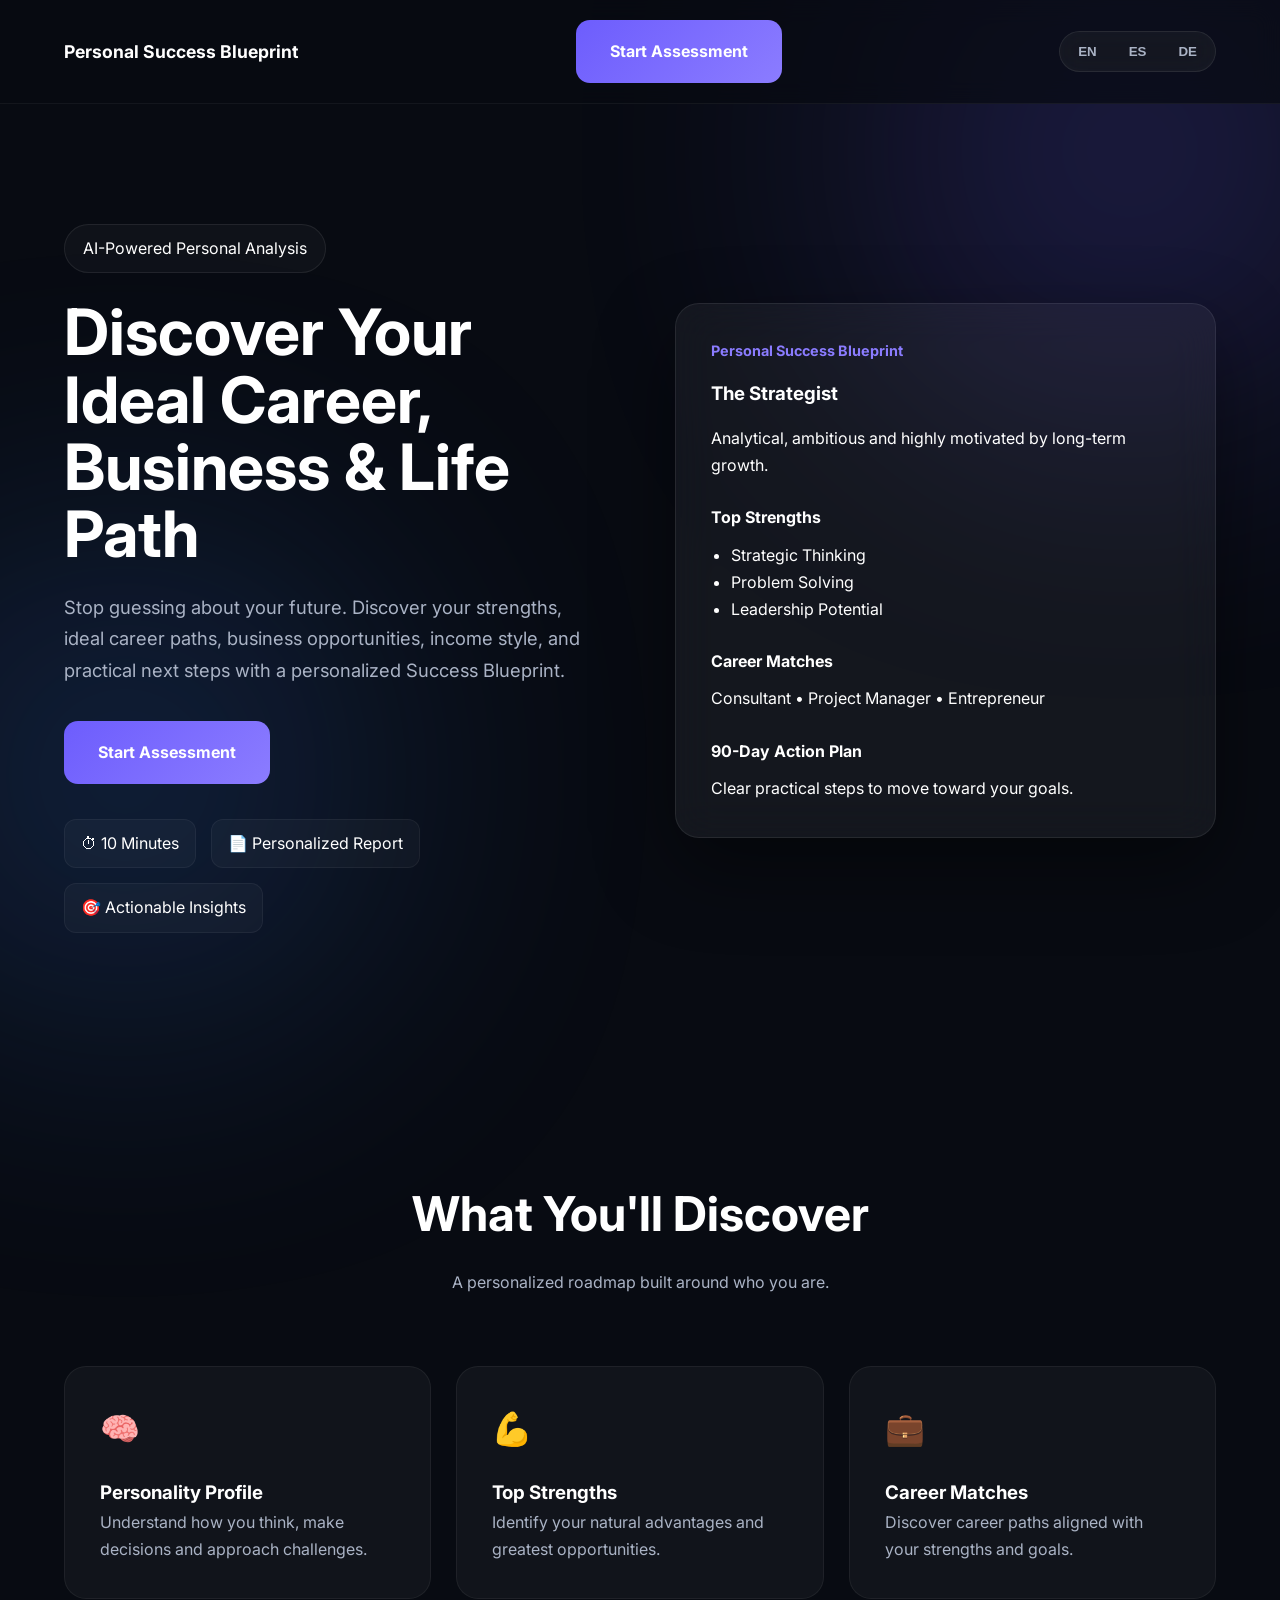
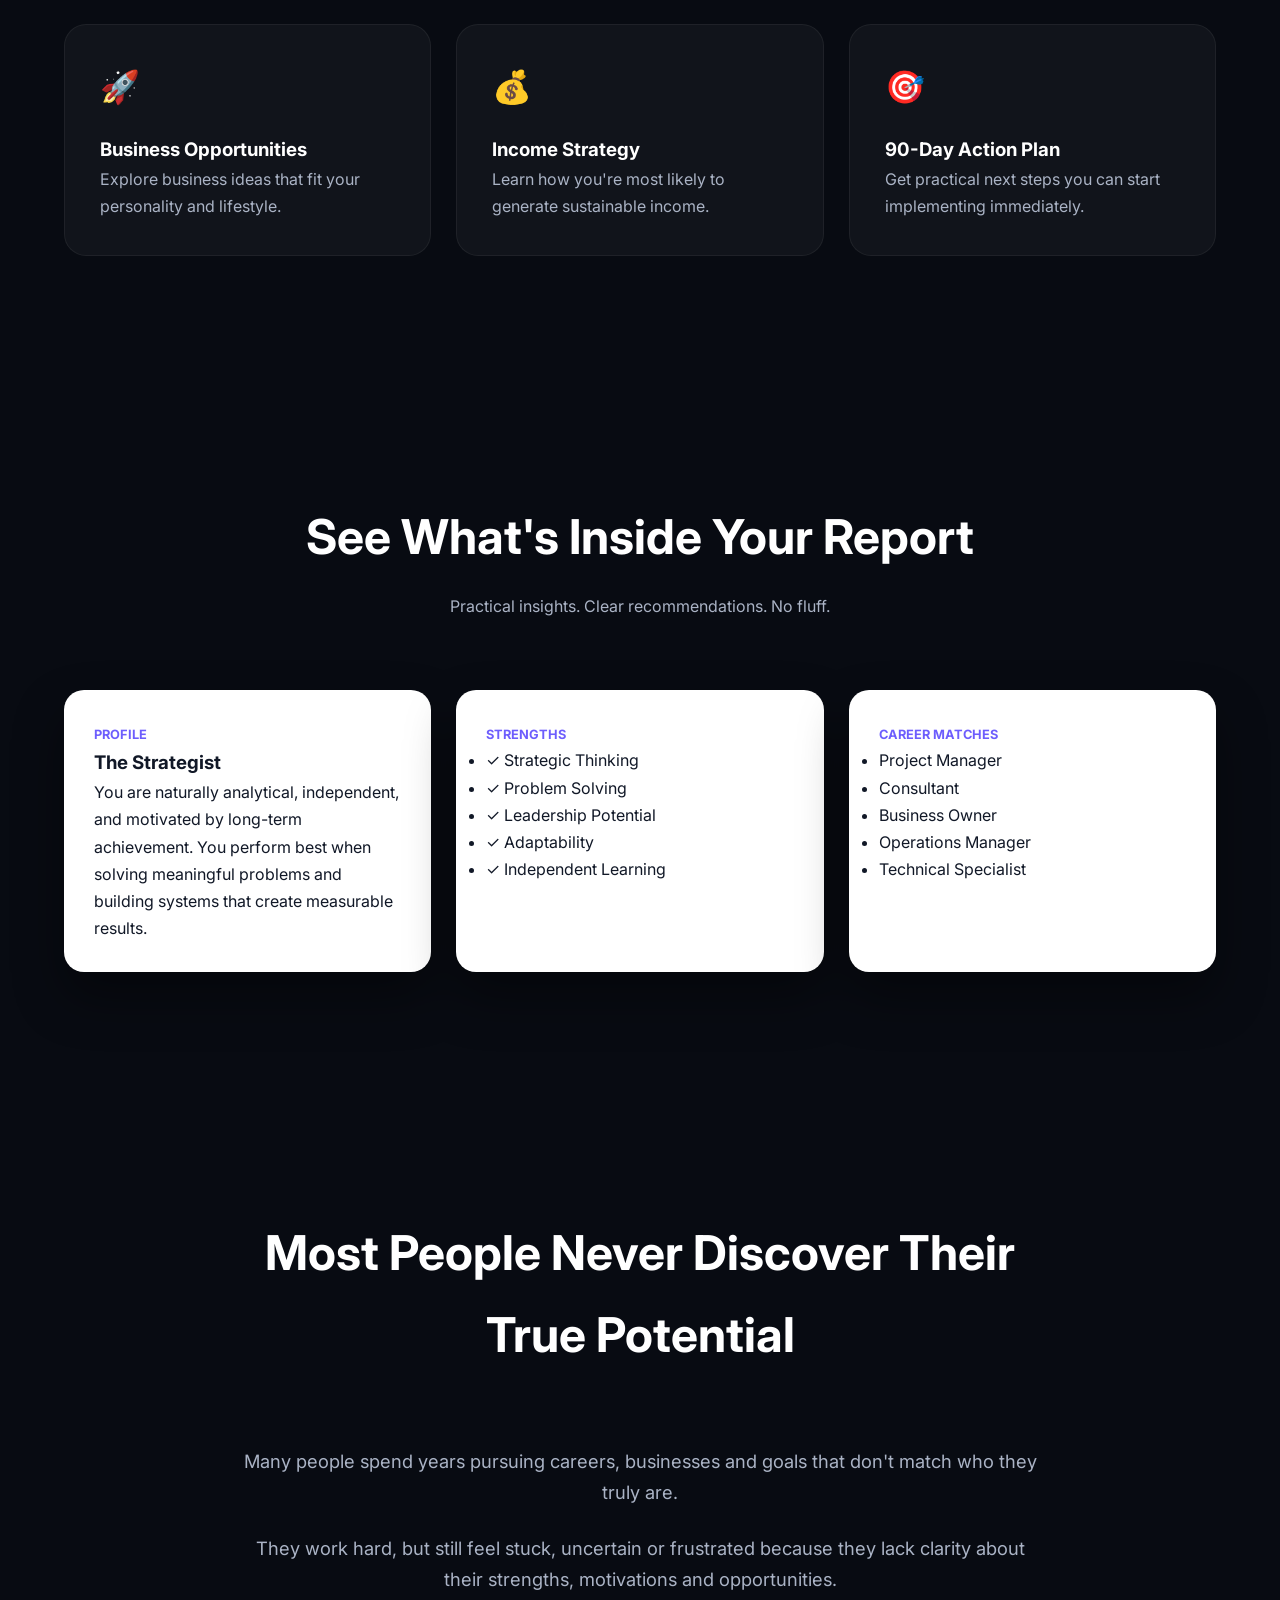
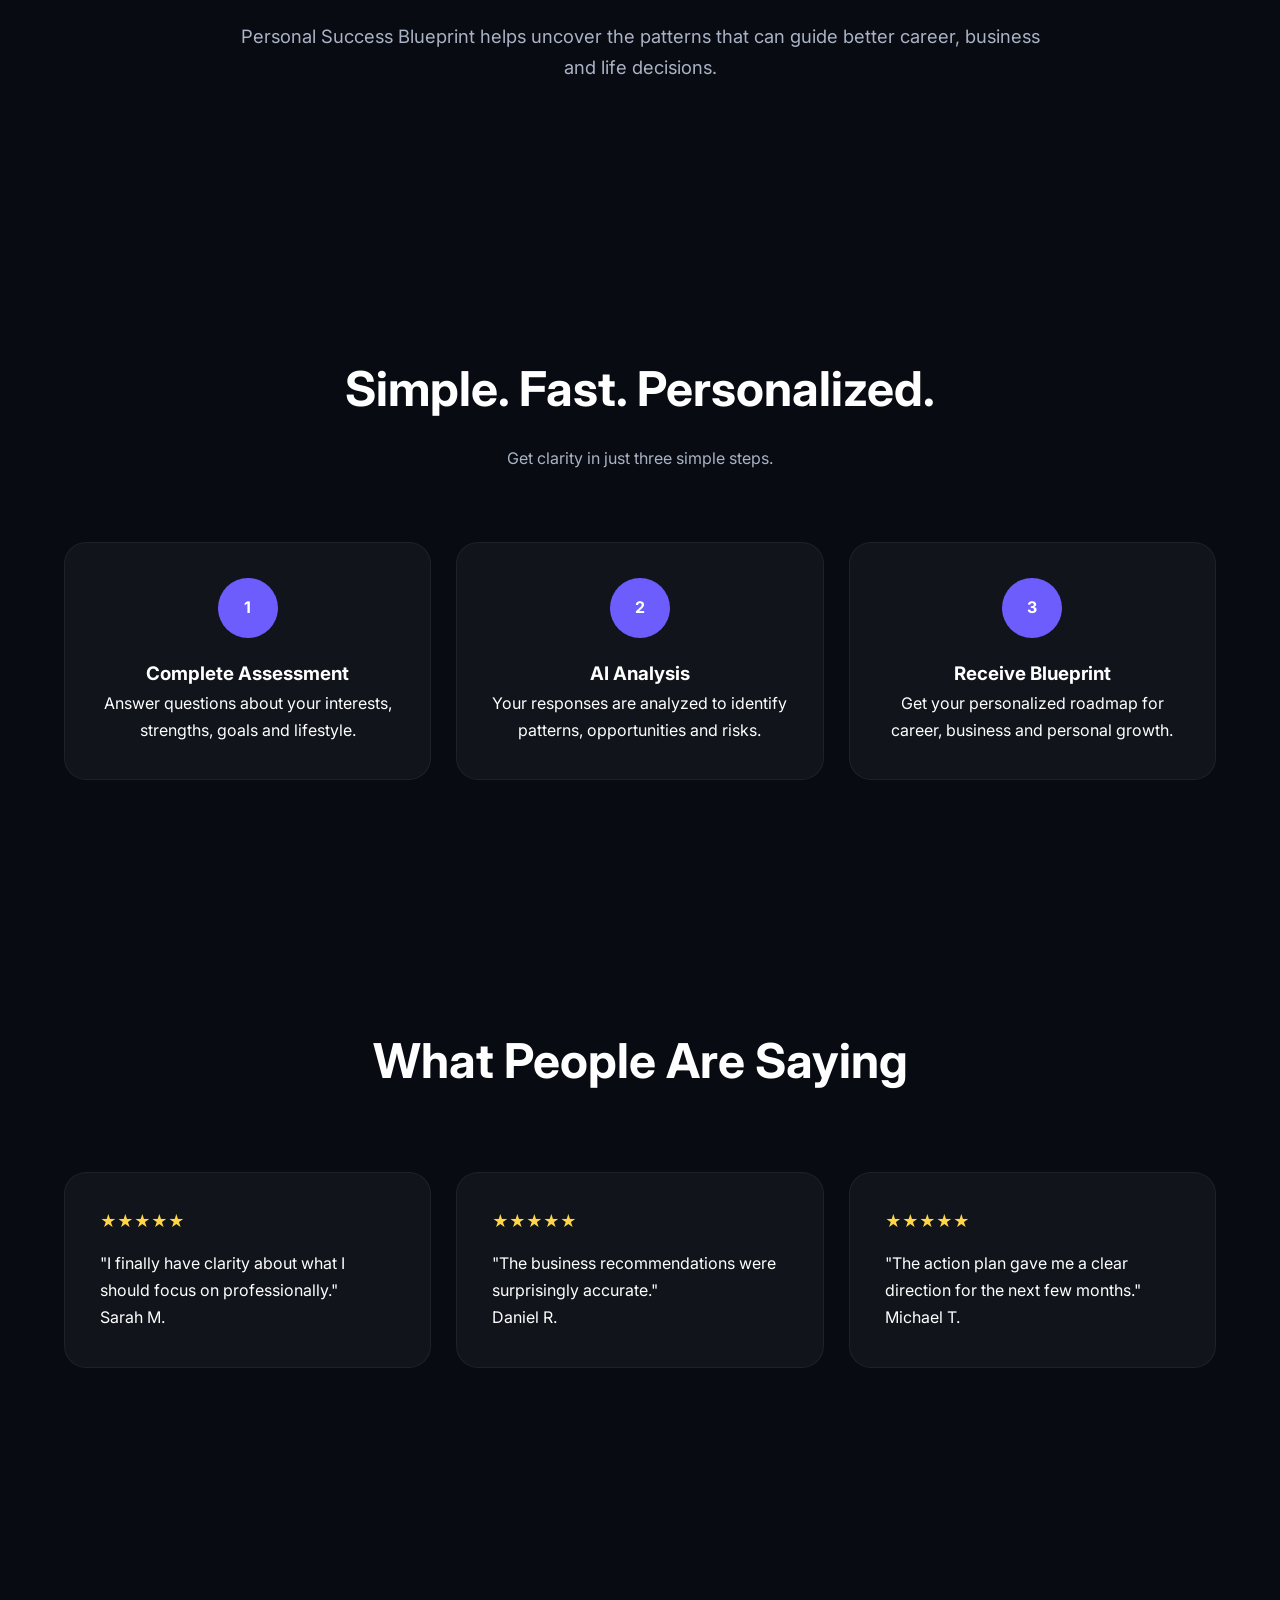
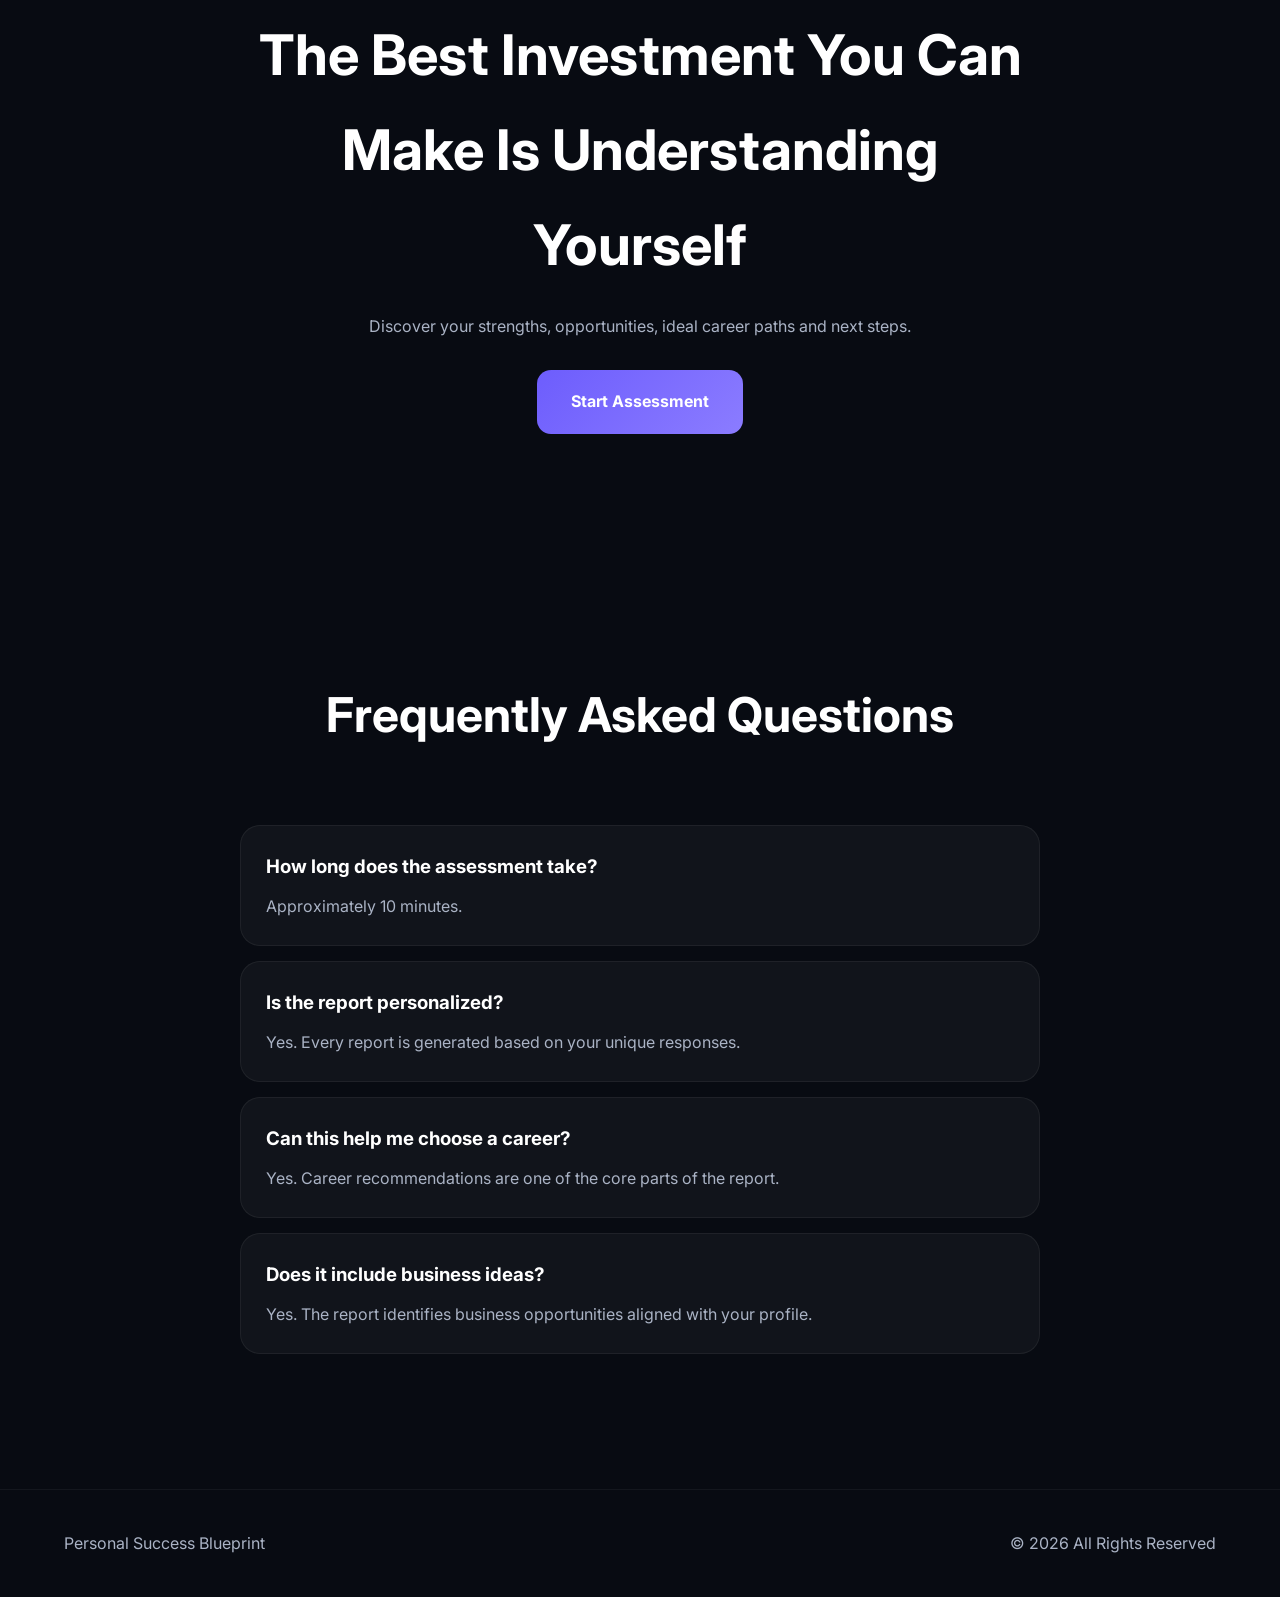
<file: index.html>
<!DOCTYPE html>
<html lang="en">
<head>
<meta charset="UTF-8">
<meta name="viewport" content="width=device-width, initial-scale=1.0">

<title>Personal Success Blueprint</title>

<link rel="preconnect" href="https://fonts.googleapis.com">
<link rel="preconnect" href="https://fonts.gstatic.com" crossorigin>

<link href="https://fonts.googleapis.com/css2?family=Inter:wght@300;400;500;600;700;800&display=swap" rel="stylesheet">

<link rel="stylesheet" href="styles.css">
</head>

<body>

<div class="gradient gradient-1"></div>
<div class="gradient gradient-2"></div>
<nav>
    <div class="container nav-container">

        <div class="logo" id="logoText">
            Personal Success Blueprint
        </div>

<a
    href="quiz.html"
    target="_blank"
    rel="noopener noreferrer"
    class="primary-btn"
    id="startBtnTop"
>
    Start Assessment
</a>
<div class="language-switcher">

    <button id="enBtn" onclick="setLanguage('en')">
        EN
    </button>

    <button id="esBtn" onclick="setLanguage('es')">
        ES
    </button>

    <button id="deBtn" onclick="setLanguage('de')">
        DE
    </button>

</div>
    </div>
</nav>
<section class="hero">

    <div class="container hero-grid">

        <div class="hero-content">

            <div class="hero-badge" id="heroBadge">
                AI-Powered Personal Analysis
            </div>

            <h1 id="heroTitle">
                Discover Your Ideal Career,
                Business & Life Path
            </h1>

            <p class="hero-description" id="heroDescription">
                Stop guessing about your future.

                Discover your strengths, ideal career paths,
                business opportunities, income style, and
                practical next steps with a personalized
                Success Blueprint.
            </p>

            <div class="hero-buttons">

<a
    href="quiz.html"
    target="_blank"
    rel="noopener noreferrer"
    class="primary-btn"
>
    Start Assessment
</a>

            </div>

            <div class="hero-stats">

                <div class="stat">
                    ⏱ 10 Minutes
                </div>

                <div class="stat">
                    📄 Personalized Report
                </div>

                <div class="stat">
                    🎯 Actionable Insights
                </div>

            </div>

        </div>

        <div class="hero-visual">

            <div class="report-card">

                <div class="report-header">
                    Personal Success Blueprint
                </div>

                <h3>The Strategist</h3>

                <p>
                    Analytical, ambitious and highly motivated
                    by long-term growth.
                </p>

                <div class="report-section">

                    <h4>Top Strengths</h4>

                    <ul>
                        <li>Strategic Thinking</li>
                        <li>Problem Solving</li>
                        <li>Leadership Potential</li>
                    </ul>

                </div>

                <div class="report-section">

                    <h4>Career Matches</h4>

                    <p>
                        Consultant • Project Manager
                        • Entrepreneur
                    </p>

                </div>

                <div class="report-section">

                    <h4>90-Day Action Plan</h4>

                    <p>
                        Clear practical steps to move
                        toward your goals.
                    </p>

                </div>

            </div>

        </div>

    </div>

</section>

<section class="features">

    <div class="container">

        <div class="section-title">

            <h2>
                What You'll Discover
            </h2>

            <p>
                A personalized roadmap built around who you are.
            </p>

        </div>

        <div class="feature-grid">

            <div class="feature-card">

                <div class="feature-icon">🧠</div>

                <h3>Personality Profile</h3>

                <p>
                    Understand how you think, make decisions
                    and approach challenges.
                </p>

            </div>

            <div class="feature-card">

                <div class="feature-icon">💪</div>

                <h3>Top Strengths</h3>

                <p>
                    Identify your natural advantages and
                    greatest opportunities.
                </p>

            </div>

            <div class="feature-card">

                <div class="feature-icon">💼</div>

                <h3>Career Matches</h3>

                <p>
                    Discover career paths aligned with your
                    strengths and goals.
                </p>

            </div>

            <div class="feature-card">

                <div class="feature-icon">🚀</div>

                <h3>Business Opportunities</h3>

                <p>
                    Explore business ideas that fit your
                    personality and lifestyle.
                </p>

            </div>

            <div class="feature-card">

                <div class="feature-icon">💰</div>

                <h3>Income Strategy</h3>

                <p>
                    Learn how you're most likely to generate
                    sustainable income.
                </p>

            </div>

            <div class="feature-card">

                <div class="feature-icon">🎯</div>

                <h3>90-Day Action Plan</h3>

                <p>
                    Get practical next steps you can start
                    implementing immediately.
                </p>

            </div>

        </div>

    </div>

</section>

<!-- REPORT PREVIEW -->

<section class="report-preview-section">

    <div class="container">

        <div class="section-title">

            <h2>
                See What's Inside Your Report
            </h2>

            <p>
                Practical insights. Clear recommendations.
                No fluff.
            </p>

        </div>

        <div class="report-showcase">

            <div class="preview-page">

                <span class="preview-label">
                    PROFILE
                </span>

                <h3>The Strategist</h3>

                <p>
                    You are naturally analytical, independent,
                    and motivated by long-term achievement.
                    You perform best when solving meaningful
                    problems and building systems that create
                    measurable results.
                </p>

            </div>

            <div class="preview-page">

                <span class="preview-label">
                    STRENGTHS
                </span>

                <ul>
                    <li>✓ Strategic Thinking</li>
                    <li>✓ Problem Solving</li>
                    <li>✓ Leadership Potential</li>
                    <li>✓ Adaptability</li>
                    <li>✓ Independent Learning</li>
                </ul>

            </div>

            <div class="preview-page">

                <span class="preview-label">
                    CAREER MATCHES
                </span>

                <ul>
                    <li>Project Manager</li>
                    <li>Consultant</li>
                    <li>Business Owner</li>
                    <li>Operations Manager</li>
                    <li>Technical Specialist</li>
                </ul>

            </div>

        </div>

    </div>

</section>


<!-- PROBLEM SECTION -->

<section class="problem-section">

    <div class="container narrow">

        <div class="section-title">

            <h2>
                Most People Never Discover Their True Potential
            </h2>

        </div>

        <p class="problem-text">

            Many people spend years pursuing careers,
            businesses and goals that don't match who
            they truly are.

        </p>

        <p class="problem-text">

            They work hard, but still feel stuck,
            uncertain or frustrated because they
            lack clarity about their strengths,
            motivations and opportunities.

        </p>

        <p class="problem-text">

            Personal Success Blueprint helps uncover
            the patterns that can guide better career,
            business and life decisions.

        </p>

    </div>

</section>


<!-- HOW IT WORKS -->

<section class="how-it-works">

    <div class="container">

        <div class="section-title">

            <h2>
                Simple. Fast. Personalized.
            </h2>

            <p>
                Get clarity in just three simple steps.
            </p>

        </div>

        <div class="steps-grid">

            <div class="step-card">

                <div class="step-number">
                    1
                </div>

                <h3>
                    Complete Assessment
                </h3>

                <p>
                    Answer questions about your interests,
                    strengths, goals and lifestyle.
                </p>

            </div>

            <div class="step-card">

                <div class="step-number">
                    2
                </div>

                <h3>
                    AI Analysis
                </h3>

                <p>
                    Your responses are analyzed to identify
                    patterns, opportunities and risks.
                </p>

            </div>

            <div class="step-card">

                <div class="step-number">
                    3
                </div>

                <h3>
                    Receive Blueprint
                </h3>

                <p>
                    Get your personalized roadmap for
                    career, business and personal growth.
                </p>

            </div>

        </div>

    </div>

</section>


<!-- TESTIMONIALS -->

<section class="testimonials">

    <div class="container">

        <div class="section-title">

            <h2>
                What People Are Saying
            </h2>

        </div>

        <div class="testimonial-grid">

            <div class="testimonial-card">

                <div class="stars">
                    ★★★★★
                </div>

                <p>

                    "I finally have clarity about what I
                    should focus on professionally."

                </p>

                <span>
                    Sarah M.
                </span>

            </div>

            <div class="testimonial-card">

                <div class="stars">
                    ★★★★★
                </div>

                <p>

                    "The business recommendations were
                    surprisingly accurate."

                </p>

                <span>
                    Daniel R.
                </span>

            </div>

            <div class="testimonial-card">

                <div class="stars">
                    ★★★★★
                </div>

                <p>

                    "The action plan gave me a clear
                    direction for the next few months."

                </p>

                <span>
                    Michael T.
                </span>

            </div>

        </div>

    </div>

</section>


<!-- FINAL CTA -->

<section class="final-cta">

    <div class="container narrow">

        <h2>

            The Best Investment You Can Make
            Is Understanding Yourself

        </h2>

        <p>

            Discover your strengths, opportunities,
            ideal career paths and next steps.

        </p>

       <a
    href="quiz.html"
    target="_blank"
    rel="noopener noreferrer"
    class="primary-btn"
>
    Start Assessment
</a>

    </div>

</section>


<!-- FAQ -->

<section class="faq">

    <div class="container narrow">

        <div class="section-title">

            <h2>
                Frequently Asked Questions
            </h2>

        </div>

        <div class="faq-item">

            <h3>
                How long does the assessment take?
            </h3>

            <p>
                Approximately 10 minutes.
            </p>

        </div>

        <div class="faq-item">

            <h3>
                Is the report personalized?
            </h3>

            <p>
                Yes. Every report is generated based
                on your unique responses.
            </p>

        </div>

        <div class="faq-item">

            <h3>
                Can this help me choose a career?
            </h3>

            <p>
                Yes. Career recommendations are one
                of the core parts of the report.
            </p>

        </div>

        <div class="faq-item">

            <h3>
                Does it include business ideas?
            </h3>

            <p>
                Yes. The report identifies business
                opportunities aligned with your profile.
            </p>

        </div>

    </div>

</section>


<footer>

    <div class="container footer-content">

        <div>
            Personal Success Blueprint
        </div>

        <div>
            © 2026 All Rights Reserved
        </div>

    </div>

</footer>
<script src="landing.js"></script>
</body>
</html>
</file>
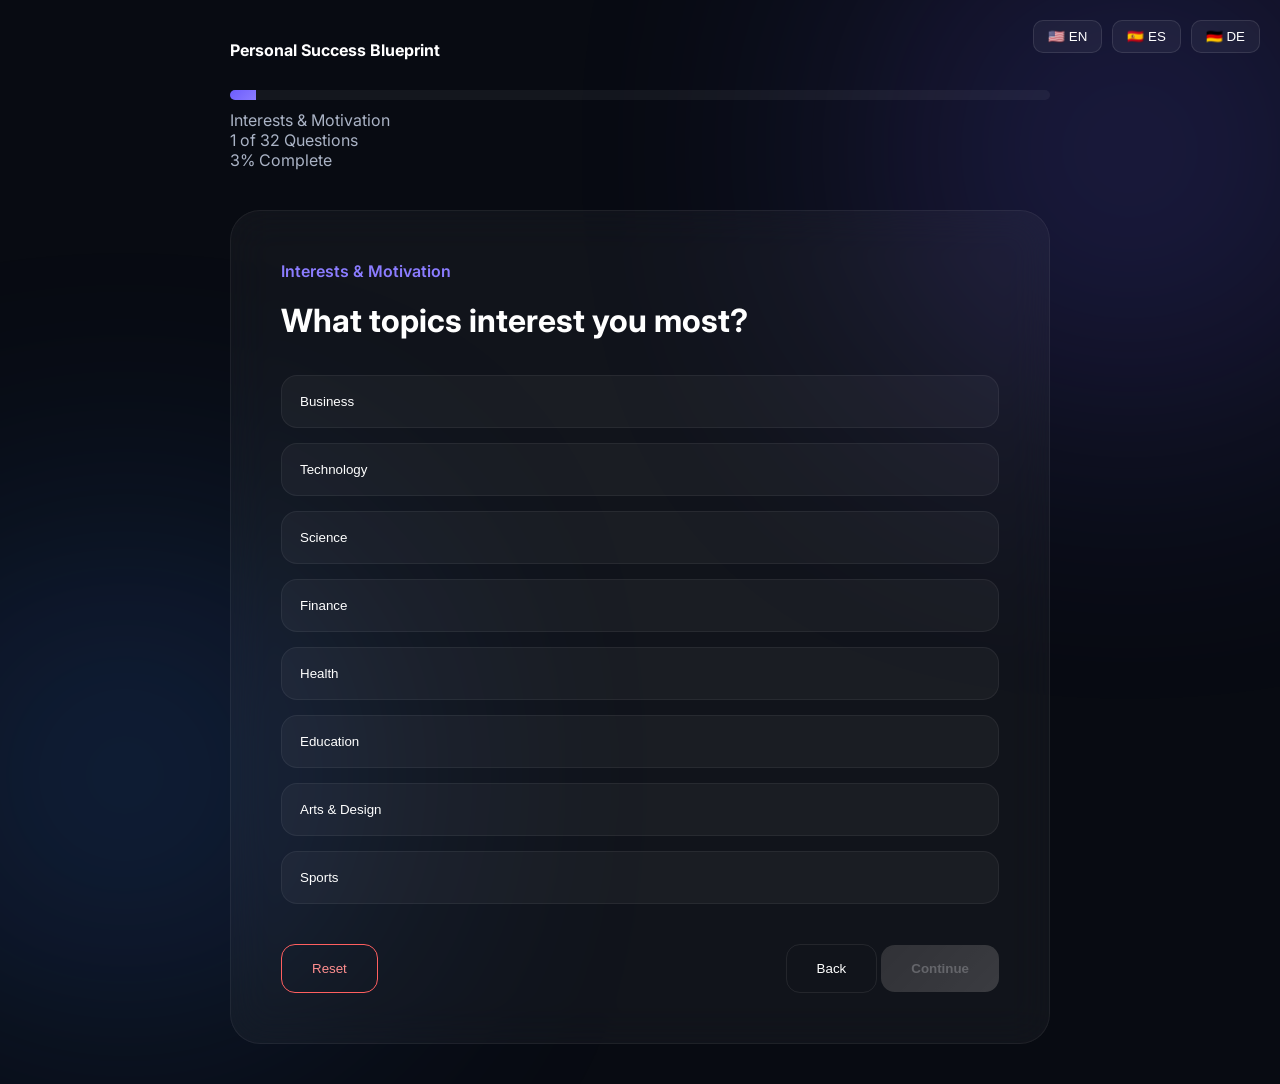
<file: quiz.html>
<!DOCTYPE html>
<html lang="en">

<head>

<meta charset="UTF-8">
<meta name="viewport" content="width=device-width, initial-scale=1.0">

<title>Personal Success Blueprint</title>

<link rel="preconnect" href="https://fonts.googleapis.com">
<link rel="preconnect" href="https://fonts.gstatic.com" crossorigin>

<link href="https://fonts.googleapis.com/css2?family=Inter:wght@300;400;500;600;700;800&display=swap" rel="stylesheet">

<link rel="stylesheet" href="quiz.css">

</head>

<body>

<div class="gradient gradient-1"></div>
<div class="gradient gradient-2"></div>
<div class="language-switcher">

    <button onclick="setLanguage('en')">
        🇺🇸 EN
    </button>

    <button onclick="setLanguage('es')">
        🇪🇸 ES
    </button>

    <button onclick="setLanguage('de')">
        🇩🇪 DE
    </button>

</div>
<div class="quiz-wrapper">

    <div class="quiz-header">

        <div class="logo">
            Personal Success Blueprint
        </div>

        <div class="progress-container">

            <div class="progress-bar">

                <div
                    class="progress-fill"
                    id="progressFill"
                ></div>

            </div>

            <div
                class="progress-text"
                id="progressText"
            >
                Question 1 of 30
            </div>

        </div>

    </div>

    <div class="question-card">

        <div
            id="questionContainer"
        >

            <div class="question-category">
                Interests & Motivation
            </div>

            <h1 id="questionTitle">

                What topics interest you most?

            </h1>

            <div
                class="answers"
                id="answers"
            >

                <button class="answer-btn">
                    Business
                </button>

                <button class="answer-btn">
                    Technology
                </button>

                <button class="answer-btn">
                    Health
                </button>

                <button class="answer-btn">
                    Education
                </button>

                <button class="answer-btn">
                    Finance
                </button>

                <button class="answer-btn">
                    Science
                </button>

                <button class="answer-btn">
                    Arts & Design
                </button>

                <button class="answer-btn">
                    Sports
                </button>

            </div>

        </div>

<div class="navigation">

    <button
        id="resetBtn"
        class="secondary-btn"
    >
        Reset
    </button>

    <div>

        <button
            id="backBtn"
            class="secondary-btn"
        >
            Back
        </button>

        <button
            id="nextBtn"
            class="primary-btn"
        >
            Continue
        </button>

    </div>

</div>

</div>

<script src="quiz.js"></script>

</body>

</html>
</file>
<file: styles.css>
/* =========================
   RESET
========================= */

*{
    margin:0;
    padding:0;
    box-sizing:border-box;
}

html{
    scroll-behavior:smooth;
}

body{

    font-family:'Inter',sans-serif;

    background:#080B12;

    color:white;

    overflow-x:hidden;

    line-height:1.7;

    position:relative;

}

/* =========================
   GRADIENT BLOBS
========================= */

.gradient{

    position:fixed;

    border-radius:50%;

    filter:blur(140px);

    opacity:.25;

    pointer-events:none;

    z-index:-1;

}

.gradient-1{

    width:500px;
    height:500px;

    background:#6D5DFD;

    top:-100px;
    right:-100px;

}

.gradient-2{

    width:450px;
    height:450px;

    background:#3B82F6;

    bottom:-100px;
    left:-100px;

}

/* =========================
   CONTAINER
========================= */

.container{

    width:90%;

    max-width:1200px;

    margin:0 auto;

}

.narrow{

    max-width:800px;

}

.language-switcher{

    display:flex;

    gap:4px;

    padding:4px;

    background:rgba(255,255,255,.05);

    border:1px solid rgba(255,255,255,.08);

    border-radius:999px;

    backdrop-filter:blur(12px);

}
.language-switcher button{

    background:transparent;

    border:none;

    color:#AAB3C5;

    padding:8px 14px;

    border-radius:999px;

    cursor:pointer;

    transition:.25s;

    font-weight:600;

}
.language-switcher button.active{

    background:#6D5DFD;

    color:white;

}
/* =========================
   NAVBAR
========================= */

nav{

    position:sticky;

    top:0;

    z-index:999;

    backdrop-filter:blur(12px);

    background:rgba(8,11,18,.7);

    border-bottom:1px solid rgba(255,255,255,.05);

}

.nav-container{

    display:flex;

    justify-content:space-between;

    align-items:center;

    padding:20px 0;

}

.logo{

    font-size:1.1rem;

    font-weight:700;

}

.nav-btn{

    background:#6D5DFD;

    color:white;

    text-decoration:none;

    padding:12px 20px;

    border-radius:12px;

    font-weight:600;

    transition:.3s;

}

.nav-btn:hover{

    transform:translateY(-2px);

}

/* =========================
   HERO
========================= */

.hero{

    min-height:100vh;

    display:flex;

    align-items:center;

}

.hero-grid{

    display:grid;

    grid-template-columns:1fr 1fr;

    gap:70px;

    align-items:center;

}

.hero-badge{

    display:inline-block;

    padding:10px 18px;

    border-radius:999px;

    border:1px solid rgba(255,255,255,.08);

    background:rgba(255,255,255,.03);

    margin-bottom:25px;

}

.hero h1{

    font-size:4rem;

    line-height:1.05;

    margin-bottom:25px;

}

.hero-description{

    color:#AAB3C5;

    font-size:1.15rem;

    margin-bottom:35px;

}

.hero-buttons{

    margin-bottom:35px;

}

.primary-btn{

    display:inline-block;

    background:linear-gradient(
        135deg,
        #6D5DFD,
        #8B7CFF
    );

    color:white;

    text-decoration:none;

    padding:18px 34px;

    border-radius:14px;

    font-weight:700;

    transition:.3s;

}

.primary-btn:hover{

    transform:translateY(-3px);

}

.hero-stats{

    display:flex;

    gap:15px;

    flex-wrap:wrap;

}

.stat{

    background:rgba(255,255,255,.03);

    border:1px solid rgba(255,255,255,.05);

    padding:10px 16px;

    border-radius:12px;

}

/* =========================
   REPORT CARD
========================= */

.report-card{

    background:rgba(255,255,255,.05);

    border:1px solid rgba(255,255,255,.08);

    backdrop-filter:blur(20px);
    transform: translateY(-8px);
    border-radius:24px;

    padding:35px;

    box-shadow:
        0 30px 80px rgba(0,0,0,.45);

}

.report-header{

    color:#8B7CFF;

    font-size:.9rem;

    font-weight:700;

    margin-bottom:15px;

}

.report-card h3{

    margin-bottom:15px;

}

.report-section{

    margin-top:25px;

}

.report-section h4{

    margin-bottom:10px;

}

.report-section ul{

    padding-left:20px;

}

/* =========================
   SECTIONS
========================= */

section{

    padding:120px 0;

}

.section-title{

    text-align:center;

    margin-bottom:70px;

}

.section-title h2{

    font-size:3rem;

    margin-bottom:15px;

}

.section-title p{

    color:#AAB3C5;

}

/* =========================
   FEATURES
========================= */

.feature-grid{

    display:grid;

    grid-template-columns:repeat(3,1fr);

    gap:25px;

}

.feature-card{

    background:rgba(255,255,255,.04);

    border:1px solid rgba(255,255,255,.06);

    border-radius:22px;

    padding:35px;

    transition:.3s;

}

.feature-card:hover{

    transform:translateY(-6px);

    background:rgba(255,255,255,.06);

}

.feature-icon{

    font-size:2rem;

    margin-bottom:20px;

}

.feature-card p{

    color:#AAB3C5;

}

/* =========================
   REPORT PREVIEW
========================= */

.report-showcase{

    display:grid;

    grid-template-columns:repeat(3,1fr);

    gap:25px;

}

.preview-page{

    background:white;

    color:#111827;

    border-radius:20px;

    padding:30px;

    box-shadow:0 25px 50px rgba(0,0,0,.4);

}

.preview-label{

    font-size:.8rem;

    font-weight:700;

    color:#6D5DFD;

}

/* =========================
   PROBLEM SECTION
========================= */

.problem-section{

    text-align:center;

}

.problem-text{

    color:#AAB3C5;

    margin-bottom:25px;

    font-size:1.15rem;

}

/* =========================
   STEPS
========================= */

.steps-grid{

    display:grid;

    grid-template-columns:repeat(3,1fr);

    gap:25px;

}

.step-card{

    background:rgba(255,255,255,.04);

    border-radius:22px;

    border:1px solid rgba(255,255,255,.06);

    padding:35px;

    text-align:center;

}

.step-number{

    width:60px;

    height:60px;

    border-radius:50%;

    background:#6D5DFD;

    display:flex;

    align-items:center;

    justify-content:center;

    margin:0 auto 20px;

    font-weight:700;

}

/* =========================
   TESTIMONIALS
========================= */

.testimonial-grid{

    display:grid;

    grid-template-columns:repeat(3,1fr);

    gap:25px;

}

.testimonial-card{

    background:rgba(255,255,255,.04);

    border:1px solid rgba(255,255,255,.06);

    padding:35px;

    border-radius:22px;

}

.stars{

    color:#FFD54A;

    margin-bottom:15px;

}

/* =========================
   FAQ
========================= */

.faq-item{

    background:rgba(255,255,255,.04);

    border:1px solid rgba(255,255,255,.06);

    border-radius:20px;

    padding:25px;

    margin-bottom:15px;

}

.faq-item p{

    color:#AAB3C5;

    margin-top:10px;

}

/* =========================
   FINAL CTA
========================= */

.final-cta{

    text-align:center;

}

.final-cta h2{

    font-size:3.5rem;

    margin-bottom:20px;

}

.final-cta p{

    color:#AAB3C5;

    margin-bottom:30px;

}

/* =========================
   FOOTER
========================= */

footer{

    border-top:1px solid rgba(255,255,255,.05);

    padding:40px 0;

}

.footer-content{

    display:flex;

    justify-content:space-between;

    color:#AAB3C5;

}

/* =========================
   MOBILE
========================= */

@media(max-width:900px){

    .hero-grid,
    .feature-grid,
    .report-showcase,
    .steps-grid,
    .testimonial-grid{

        grid-template-columns:1fr;

    }

    .hero h1{

        font-size:2.7rem;

    }

    .section-title h2{

        font-size:2.2rem;

    }

    .final-cta h2{

        font-size:2.3rem;

    }

    .footer-content{

        flex-direction:column;

        gap:15px;

        text-align:center;

    }

    .report-card{

        transform:none;

    }

}
</file>
<file: quiz.css>
*{
    margin:0;
    padding:0;
    box-sizing:border-box;
}

body{

    font-family:'Inter',sans-serif;

    background:#080B12;

    color:white;

    overflow-x:hidden;

    min-height:100vh;

}

.gradient{

    position:fixed;

    border-radius:50%;

    filter:blur(140px);

    opacity:.25;

    z-index:-1;

}

.gradient-1{

    width:500px;
    height:500px;

    background:#6D5DFD;

    top:-100px;
    right:-100px;

}

.gradient-2{

    width:450px;
    height:450px;

    background:#3B82F6;

    bottom:-100px;
    left:-100px;

}

.language-switcher{

    position:fixed;

    top:20px;
    right:20px;

    display:flex;

    gap:10px;

    z-index:1000;

}

.language-switcher button{

    background:
    rgba(255,255,255,.05);

    border:1px solid
    rgba(255,255,255,.1);

    color:white;

    padding:8px 14px;

    border-radius:10px;

    cursor:pointer;

}

.quiz-wrapper{

    width:100%;

    max-width:900px;

    margin:auto;

    padding:40px;

    min-height:100vh;

    display:flex;

    flex-direction:column;

    justify-content:center;

}

.logo{

    font-weight:700;

    margin-bottom:30px;

}

.progress-container{

    margin-bottom:40px;

}

.progress-bar{

    width:100%;

    height:10px;

    background:rgba(255,255,255,.05);

    border-radius:999px;

    overflow:hidden;

}

.progress-fill{

    width:3%;

    height:100%;

    background:linear-gradient(
        135deg,
        #6D5DFD,
        #8B7CFF
    );

}

.progress-text{

    margin-top:10px;

    color:#AAB3C5;

}

.question-card{

    background:rgba(255,255,255,.04);

    border:1px solid rgba(255,255,255,.06);

    backdrop-filter:blur(20px);

    border-radius:30px;

    padding:50px;

}

.question-category{

    color:#8B7CFF;

    margin-bottom:20px;

    font-weight:600;

}

.question-card h1{

    font-size:2rem;

    margin-bottom:35px;

}

.answers{

    display:grid;

    gap:15px;

}

.answer-btn{

    background:rgba(255,255,255,.04);

    border:1px solid rgba(255,255,255,.06);

    color:white;

    padding:18px;

    border-radius:16px;

    text-align:left;

    cursor:pointer;

    transition:.25s;

}
@media (max-width: 768px){

    .answer-btn{

        padding:20px;

        font-size:1rem;

    }

}

.answer-btn:hover{

    border-color:#6D5DFD;

    transform:translateY(-2px);

}

.answer-btn.selected{

    border-color:#6D5DFD;

    background:rgba(109,93,253,.18);

}
#resetBtn{

    border-color:#ff5f5f;

    color:#ff8f8f;

}

.navigation{

    display:flex;

    justify-content:space-between;

    margin-top:40px;

}

.primary-btn{

    border:none;

    color:white;

    cursor:pointer;

    font-weight:700;

    padding:16px 30px;

    border-radius:14px;

    background:linear-gradient(
        135deg,
        #6D5DFD,
        #8B7CFF
    );

}
.primary-btn:disabled{

    opacity:.35;

    cursor:not-allowed;

    filter:grayscale(100%);

    transform:none !important;

}

.secondary-btn{

    background:none;

    border:1px solid rgba(255,255,255,.08);

    color:white;

    padding:16px 30px;

    border-radius:14px;

    cursor:pointer;

}

.text-answer{

    width:100%;

    padding:20px;

    border-radius:16px;

    border:1px solid rgba(255,255,255,.08);

    background:rgba(255,255,255,.04);

    color:white;

    font-family:inherit;

    font-size:1rem;

}

.scale-container{

    display:grid;

    grid-template-columns:
    repeat(10,1fr);

    gap:12px;

}
@media (max-width: 768px){

    .scale-container{

        grid-template-columns:
        repeat(5,1fr);

    }

}
.question-card{

    transition:
    opacity .25s,
    transform .25s;

}
.scale-labels{

    display:flex;

    justify-content:space-between;

    margin-bottom:15px;

    color:#AAB3C5;

    font-size:.9rem;
}
.challenge-card{

    border:1px solid rgba(139,124,255,.35);

    background:
    linear-gradient(
        135deg,
        rgba(109,93,253,.12),
        rgba(59,130,246,.08)
    );

    box-shadow:
    0 0 40px rgba(109,93,253,.15);

}

.generating-screen,
.download-screen{

    text-align:center;

    padding:60px 20px;

}

.generating-screen h1,
.download-screen h1{

    margin-top:30px;

    margin-bottom:20px;

}

.generating-screen p,
.download-screen p{

    color:#AAB3C5;

}

.spinner{

    width:80px;

    height:80px;

    border-radius:50%;

    border:6px solid
    rgba(255,255,255,.08);

    border-top-color:
    #8B7CFF;

    margin:auto;

    animation:
    spin 1s linear infinite;

}

@keyframes spin{

    from{
        transform:rotate(0deg);
    }

    to{
        transform:rotate(360deg);
    }

}
@media (max-width: 768px){

    .quiz-wrapper{

        padding:20px;

    }

    .question-card{

        padding:30px;

        border-radius:24px;

    }

    .question-card h1{

        font-size:2rem;

        line-height:1.2;

    }

    .language-switcher{

        top:10px;
        right:10px;

        gap:6px;

    }

    .language-switcher button{

        padding:8px 10px;

        font-size:.85rem;

    }

}
</file>
